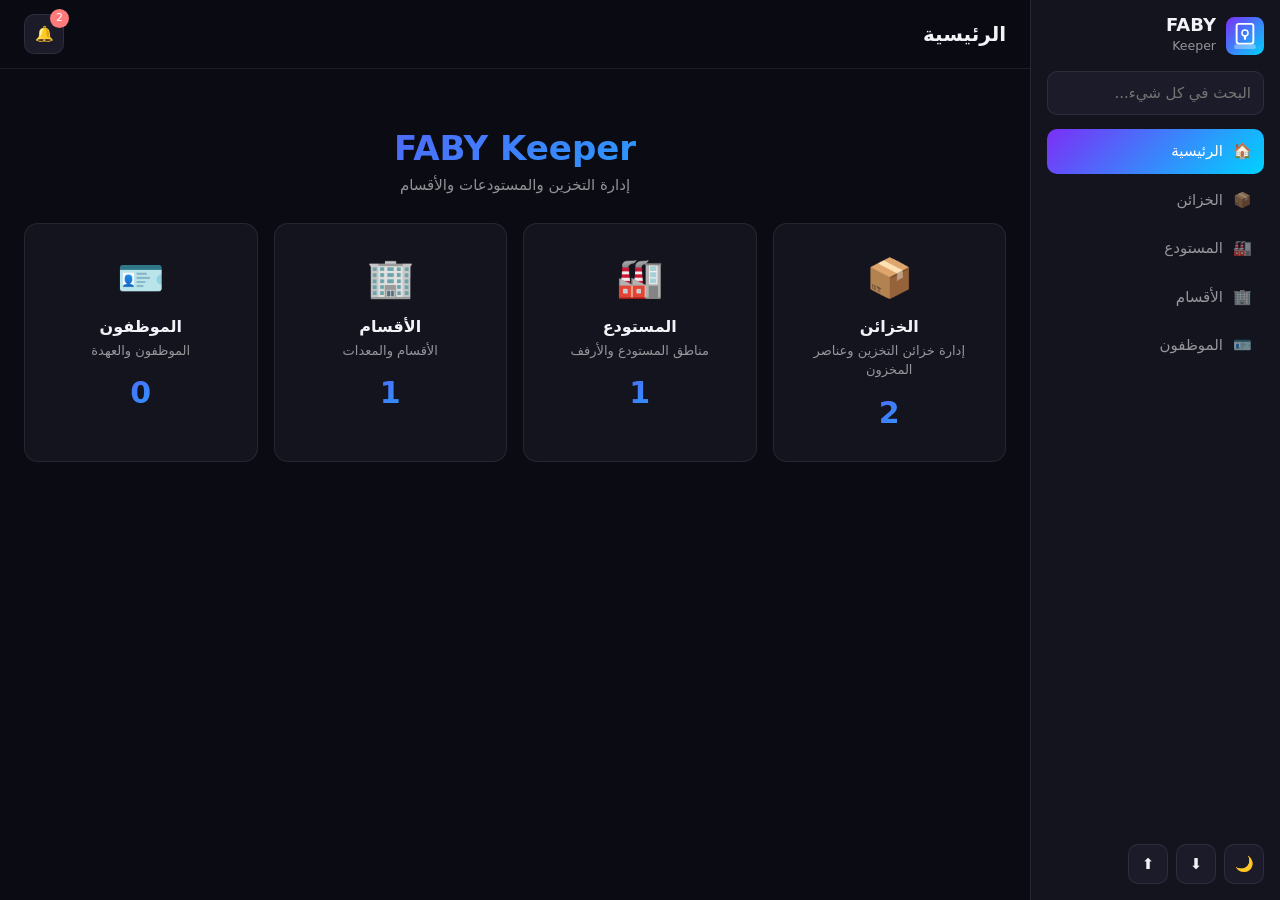
<file: locker-manager/lite/index.html>
<!DOCTYPE html>
<html lang="ar" dir="rtl" data-theme="dark">
<head>
<meta charset="UTF-8">
<meta name="viewport" content="width=device-width, initial-scale=1.0">
<title>FABY Keeper</title>
<link rel="icon" href="data:image/svg+xml,%3Csvg xmlns='http://www.w3.org/2000/svg' viewBox='0 0 100 100'%3E%3Crect width='100' height='100' rx='22' fill='%237b2ff7'/%3E%3C/svg%3E">
<link rel="stylesheet" href="style.css">
</head>
<body>
<div class="app">
  <div class="overlay" id="overlay"></div>
  <aside class="sidebar" id="sidebar">
    <div class="brand" data-go="home">
      <svg viewBox="0 0 100 100" width="38" height="38"><defs><linearGradient id="g" x1="0" y1="0" x2="1" y2="1"><stop offset="0" stop-color="#7b2ff7"/><stop offset="1" stop-color="#00d2ff"/></linearGradient></defs><rect width="100" height="100" rx="22" fill="url(#g)"/><rect x="28" y="18" width="44" height="52" rx="6" fill="none" stroke="#fff" stroke-width="5"/><circle cx="50" cy="42" r="8" fill="none" stroke="#fff" stroke-width="4"/><rect x="47" y="48" width="6" height="12" rx="2" fill="#fff"/><rect x="22" y="72" width="56" height="12" rx="4" fill="rgba(255,255,255,.35)"/></svg>
      <div><b>FABY</b><small>Keeper</small></div>
    </div>
    <div class="search"><input id="globalSearch" placeholder="البحث في كل شيء..." autocomplete="off"><div class="results" id="globalResults" hidden></div></div>
    <nav>
      <a data-go="home">🏠 <span>الرئيسية</span></a>
      <a data-go="lockers">📦 <span>الخزائن</span></a>
      <a data-go="warehouse">🏭 <span>المستودع</span></a>
      <a data-go="departments">🏢 <span>الأقسام</span></a>
      <a data-go="employees">🪪 <span>الموظفون</span></a>
    </nav>
    <div class="side-foot"><button id="themeBtn" title="تبديل السمة">🌙</button><button id="exportBtn" title="تصدير البيانات">⬇️</button><button id="importBtn" title="استيراد البيانات">⬆️</button></div>
  </aside>
  <main>
    <header class="topbar">
      <button class="icon-btn menu" id="menuBtn">☰</button>
      <h1 id="pageTitle"></h1>
      <span class="grow"></span>
      <button class="icon-btn" id="alertBtn" title="التنبيهات">🔔<i class="badge" id="alertCount">0</i></button>
      <button class="btn primary" id="addBtn" hidden>＋ إضافة</button>
    </header>
    <section id="view"></section>
  </main>
</div>
<div class="modal-wrap" id="modal" hidden><div class="modal" id="modalBox"></div></div>
<div class="toast" id="toast"></div>
<input type="file" id="importFile" accept="application/json" hidden>
<script src="app.js"></script>
</body>
</html>
</file>
<file: locker-manager/lite/style.css>
:root{--bg:#0b0b14;--panel:#14141f;--panel2:#1b1b2a;--line:rgba(255,255,255,.08);--text:#f2f2f7;--muted:rgba(255,255,255,.55);--p:#7b2ff7;--c:#00d2ff;--ok:#4ade80;--warn:#f59e0b;--bad:#ff7a7a;--grad:linear-gradient(135deg,#7b2ff7,#00d2ff);--r:14px}
[data-theme=light]{--bg:#f4f4f8;--panel:#fff;--panel2:#f7f7fa;--line:rgba(0,0,0,.09);--text:#15151f;--muted:rgba(0,0,0,.55)}
*{box-sizing:border-box;margin:0}
body{background:var(--bg);color:var(--text);font:15px/1.5 Tajawal,"Segoe UI",system-ui,sans-serif}
button,input,select,textarea{font:inherit;color:inherit}
.app{display:flex;min-height:100vh}
.sidebar{width:250px;background:var(--panel);border-inline-end:1px solid var(--line);padding:16px;display:flex;flex-direction:column;gap:14px;position:sticky;top:0;height:100vh}
.brand{display:flex;align-items:center;gap:10px;cursor:pointer}
.brand b{display:block;font-size:18px;line-height:1}.brand small{color:var(--muted)}
.search{position:relative}
.search input,.field input,.field select,.field textarea,.tools input,.tools select{width:100%;padding:10px 12px;background:var(--panel2);border:1px solid var(--line);border-radius:10px;outline:0}
.search input:focus,.field input:focus,.field select:focus,.tools input:focus{border-color:var(--p);box-shadow:0 0 0 3px rgba(123,47,247,.18)}
.results{position:absolute;inset-inline:0;top:44px;background:var(--panel);border:1px solid var(--line);border-radius:10px;max-height:320px;overflow:auto;z-index:30;box-shadow:0 12px 30px rgba(0,0,0,.4)}
.results div{padding:9px 12px;cursor:pointer;border-bottom:1px solid var(--line)}.results div:hover{background:var(--panel2)}.results small{color:var(--muted);display:block}
nav{display:flex;flex-direction:column;gap:4px;flex:1}
nav a{padding:11px 12px;border-radius:10px;cursor:pointer;color:var(--muted);display:flex;gap:10px}
nav a:hover{background:var(--panel2);color:var(--text)}nav a.active{background:var(--grad);color:#fff}
.side-foot{display:flex;gap:8px}.side-foot button,.icon-btn{background:var(--panel2);border:1px solid var(--line);border-radius:10px;width:40px;height:40px;cursor:pointer;position:relative}
main{flex:1;min-width:0}
.topbar{display:flex;align-items:center;gap:10px;padding:14px 24px;border-bottom:1px solid var(--line);position:sticky;top:0;background:color-mix(in srgb,var(--bg) 88%,transparent);backdrop-filter:blur(8px);z-index:10}
.topbar h1{font-size:20px}.grow{flex:1}.menu{display:none}
.badge{position:absolute;top:-6px;inset-inline-start:-6px;background:var(--bad);color:#fff;font-style:normal;font-size:11px;border-radius:99px;padding:1px 6px}
.btn{border:1px solid var(--line);background:var(--panel2);padding:9px 16px;border-radius:10px;cursor:pointer;font-weight:600}
.btn.primary{background:var(--grad);border:0;color:#fff;box-shadow:0 6px 20px rgba(123,47,247,.3)}
.btn.danger{color:var(--bad)}.btn.sm{padding:5px 10px;font-size:13px}
.btn:hover{filter:brightness(1.12)}
#view{padding:24px;max-width:1300px;margin:auto}
.hero{text-align:center;padding:30px 0 26px}.hero h2{font-size:34px;background:var(--grad);-webkit-background-clip:text;color:transparent}.hero p{color:var(--muted)}
.grid{display:grid;grid-template-columns:repeat(auto-fill,minmax(230px,1fr));gap:16px}
.card{background:var(--panel);border:1px solid var(--line);border-radius:var(--r);padding:18px;position:relative;transition:.15s}
.card.click{cursor:pointer}.card.click:hover{transform:translateY(-3px);border-color:rgba(123,47,247,.5)}
.home-card{padding:26px;text-align:center}.home-card .ic{font-size:38px}.home-card h3{margin:8px 0 2px}.home-card p{color:var(--muted);font-size:13px}
.home-card .n{font-size:30px;font-weight:800;margin-top:10px;background:var(--grad);-webkit-background-clip:text;color:transparent}
.stats{display:grid;grid-template-columns:repeat(auto-fit,minmax(180px,1fr));gap:14px;margin-bottom:18px}
.stat{display:flex;gap:12px;align-items:center}.stat .ic{width:44px;height:44px;border-radius:12px;display:grid;place-items:center;font-size:20px;background:rgba(123,47,247,.15)}
.stat b{display:block;font-size:22px;line-height:1.1}.stat small{color:var(--muted)}
.tools{display:flex;gap:10px;margin-bottom:16px;flex-wrap:wrap}.tools input{max-width:340px}.tools select{width:auto}
.card h3{font-size:16px}.card .sub{color:var(--muted);font-size:13px;margin-top:2px}
.bar{height:6px;background:var(--panel2);border-radius:9px;overflow:hidden;margin-top:12px}.bar i{display:block;height:100%;background:var(--ok)}.bar i.low{background:var(--warn)}.bar i.out{background:var(--bad)}
.corner{position:absolute;top:10px;inset-inline-end:10px;display:flex;gap:4px;opacity:0;transition:.15s}.card:hover .corner{opacity:1}
.corner button{width:30px;height:30px;border-radius:8px;border:1px solid var(--line);background:var(--panel2);cursor:pointer}
.tabs{display:flex;gap:6px;margin-bottom:16px;flex-wrap:wrap}.tabs button{padding:8px 16px;border-radius:99px;border:1px solid var(--line);background:var(--panel);cursor:pointer}.tabs button.on{background:var(--grad);color:#fff;border:0}
.back{margin-bottom:14px}.head{display:flex;align-items:center;gap:12px;margin-bottom:16px;flex-wrap:wrap}.head h2{font-size:22px}
.list{display:flex;flex-direction:column;gap:10px}
.row{display:flex;align-items:center;gap:12px;background:var(--panel);border:1px solid var(--line);border-inline-start:4px solid var(--ok);border-radius:12px;padding:12px 14px}
.row.low{border-inline-start-color:var(--warn)}.row.out{border-inline-start-color:var(--bad)}
.row .info{flex:1;min-width:0}.row .info b{display:block}.row .info small{color:var(--muted)}
.qty{display:flex;align-items:center;gap:6px}.qty button{width:28px;height:28px;border-radius:8px;border:1px solid var(--line);background:var(--panel2);cursor:pointer}.qty span{min-width:32px;text-align:center;font-weight:700}
.chip{font-size:12px;padding:2px 10px;border-radius:99px;background:rgba(34,197,94,.15);color:var(--ok)}.chip.low{background:rgba(245,158,11,.15);color:var(--warn)}.chip.out{background:rgba(239,68,68,.15);color:var(--bad)}
.empty{text-align:center;color:var(--muted);padding:40px 10px}
.avatar{width:54px;height:54px;border-radius:50%;background:var(--grad);display:grid;place-items:center;font-size:22px;font-weight:800;color:#fff;margin-bottom:10px}
.modal-wrap{position:fixed;inset:0;background:rgba(0,0,0,.6);display:grid;place-items:center;z-index:50;padding:16px}
.modal-wrap[hidden]{display:none}.modal{background:var(--panel);border:1px solid var(--line);border-radius:18px;width:min(520px,100%);max-height:90vh;overflow:auto;padding:22px}
.modal.lg{width:min(760px,100%)}.modal h3{margin-bottom:14px}.field{margin-bottom:12px}.field label{display:block;font-size:13px;color:var(--muted);margin-bottom:5px}
.actions{display:flex;gap:8px;justify-content:flex-end;margin-top:16px}
.toast{position:fixed;bottom:22px;inset-inline:0;margin:auto;width:max-content;max-width:90%;background:var(--panel);border:1px solid var(--line);padding:10px 18px;border-radius:12px;opacity:0;transform:translateY(20px);transition:.25s;pointer-events:none;z-index:60}.toast.show{opacity:1;transform:none}
.overlay{display:none}
@media(max-width:820px){
 .sidebar{position:fixed;inset-block:0;inset-inline-start:0;transform:translateX(100%);transition:.25s;z-index:40;width:270px}
 [dir=rtl] .sidebar{transform:translateX(100%)}.sidebar.open{transform:none!important}
 .overlay.show{display:block;position:fixed;inset:0;background:rgba(0,0,0,.5);z-index:35}
 .menu{display:inline-block}#view{padding:16px}.topbar{padding:12px 16px}
}
@media print{.sidebar,.topbar,.tools,.corner,.btn{display:none!important}body{background:#fff;color:#000}}
</file>
